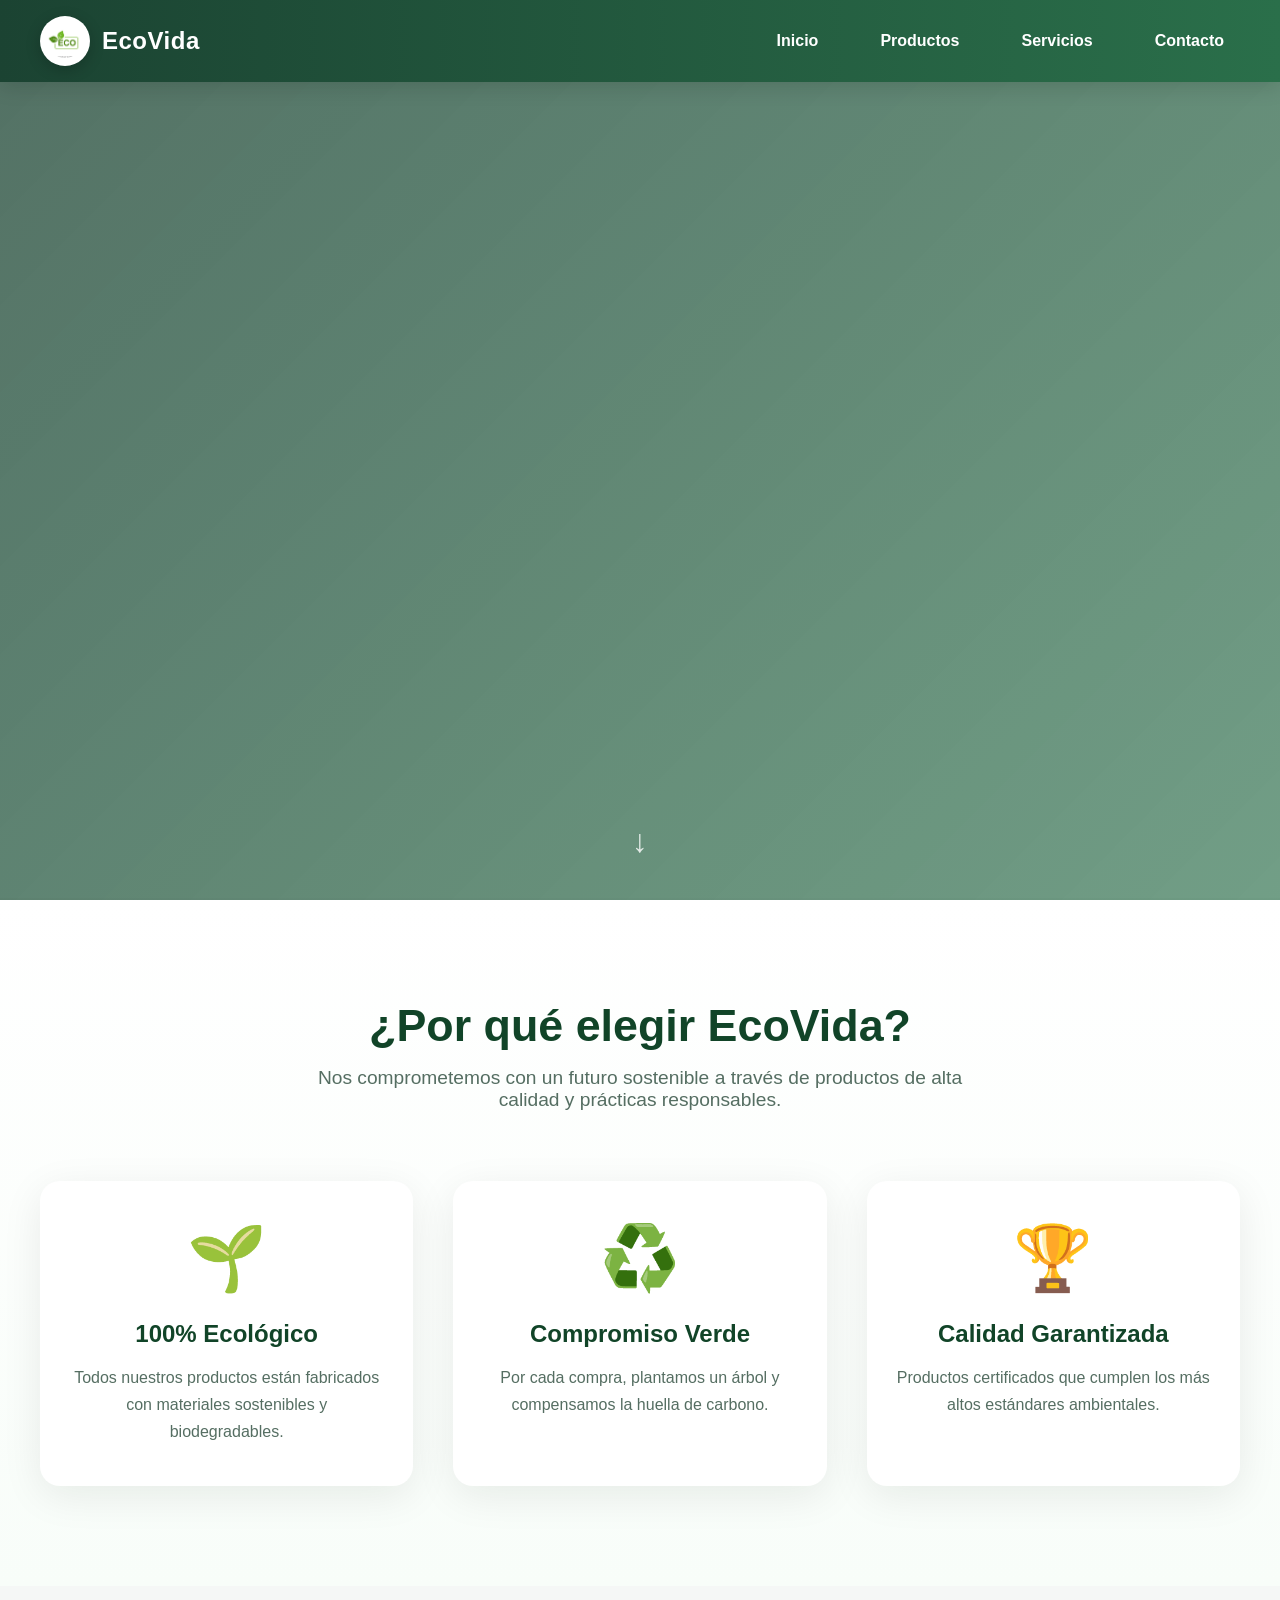
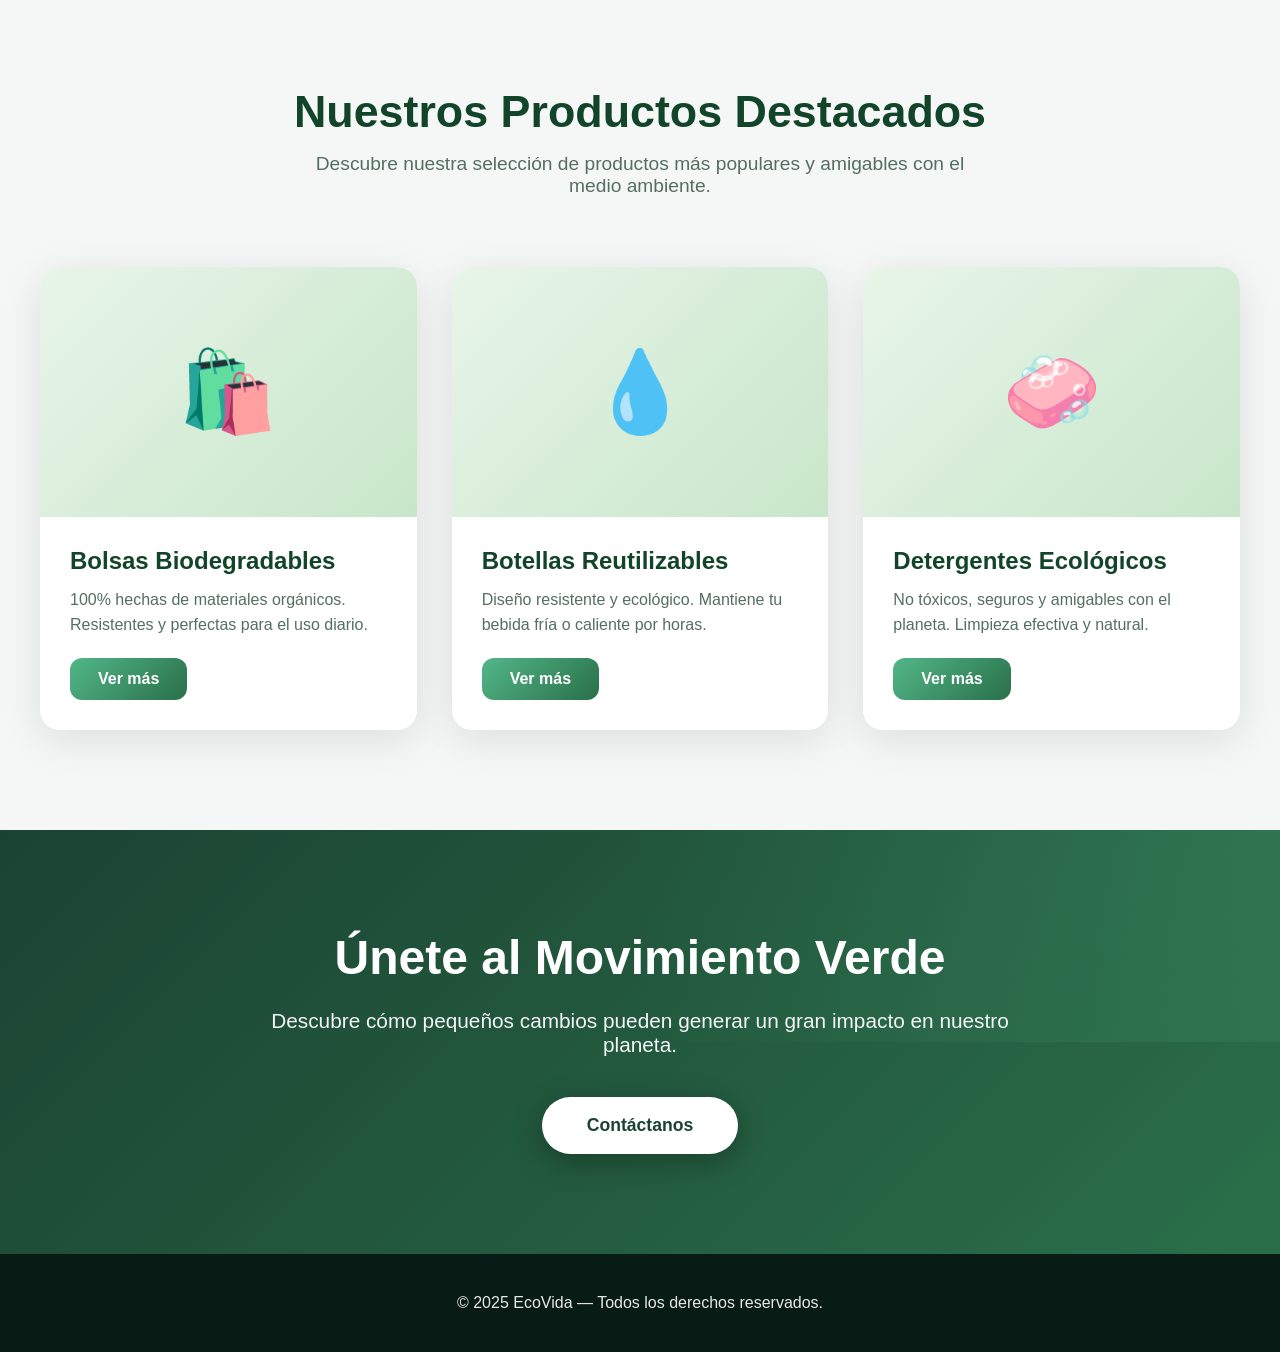
<file: index.html>
<!DOCTYPE html>
<html lang="es">
  <head>
    <meta charset="UTF-8" />
    <meta name="viewport" content="width=device-width, initial-scale=1.0" />
    <title>EcoVida - Inicio</title>
    <link rel="stylesheet" href="./css/style.css" />
  </head>

  <body>
    <!-- NAVBAR -->
    <header class="navbar">
      <a href="index.html" class="logo">
        <img src="img/logo.png" alt="EcoVida Logo" />
        <span class="logo-text">EcoVida</span>
      </a>

      <nav class="nav-links">
        <a href="index.html">Inicio</a>
        <a href="pages/productos.html">Productos</a>
        <a href="pages/servicios.html">Servicios</a>
        <a href="pages/contacto.html">Contacto</a>
      </nav>

      <button class="menu-btn">&#9776;</button>
    </header>

    <!-- HERO CON VIDEO DE YOUTUBE -->
    <section class="hero">
      <div class="youtube-background">
        <iframe
          src="https://www.youtube.com/embed/MZoYn9iyfRU?autoplay=1&mute=1&loop=1&playlist=MZoYn9iyfRU&controls=0&showinfo=0&modestbranding=1&rel=0&iv_load_policy=3&disablekb=1"
          allow="autoplay; encrypted-media"
          allowfullscreen
        >
        </iframe>
      </div>
      <div class="hero-overlay"></div>
      <div class="hero-content"></div>
      <div class="scroll-indicator"></div>
    </section>

    <!-- CARACTERÍSTICAS -->
    <section class="features">
      <div class="features-container">
        <div class="section-title">
          <h2>¿Por qué elegir EcoVida?</h2>
          <p>
            Nos comprometemos con un futuro sostenible a través de productos de
            alta calidad y prácticas responsables.
          </p>
        </div>

        <div class="features-grid">
          <div class="feature-card">
            <div class="feature-icon">🌱</div>
            <h3>100% Ecológico</h3>
            <p>
              Todos nuestros productos están fabricados con materiales
              sostenibles y biodegradables.
            </p>
          </div>

          <div class="feature-card">
            <div class="feature-icon">♻️</div>
            <h3>Compromiso Verde</h3>
            <p>
              Por cada compra, plantamos un árbol y compensamos la huella de
              carbono.
            </p>
          </div>

          <div class="feature-card">
            <div class="feature-icon">🏆</div>
            <h3>Calidad Garantizada</h3>
            <p>
              Productos certificados que cumplen los más altos estándares
              ambientales.
            </p>
          </div>
        </div>
      </div>
    </section>

    <!-- PRODUCTOS DESTACADOS -->
    <section class="destacados">
      <div class="destacados-container">
        <div class="section-title">
          <h2>Nuestros Productos Destacados</h2>
          <p>
            Descubre nuestra selección de productos más populares y amigables
            con el medio ambiente.
          </p>
        </div>

        <div class="cards">
          <div class="card">
            <div class="card-image">🛍️</div>
            <div class="card-content">
              <h3>Bolsas Biodegradables</h3>
              <p>
                100% hechas de materiales orgánicos. Resistentes y perfectas
                para el uso diario.
              </p>
              <a href="pages/productos.html" class="btn-card">Ver más</a>
            </div>
          </div>

          <div class="card">
            <div class="card-image">💧</div>
            <div class="card-content">
              <h3>Botellas Reutilizables</h3>
              <p>
                Diseño resistente y ecológico. Mantiene tu bebida fría o
                caliente por horas.
              </p>
              <a href="pages/productos.html" class="btn-card">Ver más</a>
            </div>
          </div>

          <div class="card">
            <div class="card-image">🧼</div>
            <div class="card-content">
              <h3>Detergentes Ecológicos</h3>
              <p>
                No tóxicos, seguros y amigables con el planeta. Limpieza
                efectiva y natural.
              </p>
              <a href="pages/productos.html" class="btn-card">Ver más</a>
            </div>
          </div>
        </div>
      </div>
    </section>

    <!-- CTA -->
    <section class="cta-section">
      <div class="cta-content">
        <h2>Únete al Movimiento Verde</h2>
        <p>
          Descubre cómo pequeños cambios pueden generar un gran impacto en
          nuestro planeta.
        </p>
        <a href="pages/contacto.html" class="btn-cta">Contáctanos</a>
      </div>
    </section>

    <!-- FOOTER -->
    <footer>
      <p>© 2025 EcoVida — Todos los derechos reservados.</p>
    </footer>

    <script>
      // Menú móvil
      const menuBtn = document.querySelector(".menu-btn");
      const navLinks = document.querySelector(".nav-links");

      menuBtn.addEventListener("click", () => {
        navLinks.classList.toggle("active");
      });

      // Cerrar menú al hacer clic en un enlace
      document.querySelectorAll(".nav-links a").forEach((link) => {
        link.addEventListener("click", () => {
          navLinks.classList.remove("active");
        });
      });

      // Navbar scroll effect
      window.addEventListener("scroll", () => {
        const navbar = document.querySelector(".navbar");
        if (window.scrollY > 50) {
          navbar.classList.add("scrolled");
        } else {
          navbar.classList.remove("scrolled");
        }
      });

      // Smooth scroll para el indicador
      document
        .querySelector(".scroll-indicator")
        .addEventListener("click", () => {
          document
            .querySelector(".features")
            .scrollIntoView({ behavior: "smooth" });
        });
    </script>
  </body>
</html>
</file>
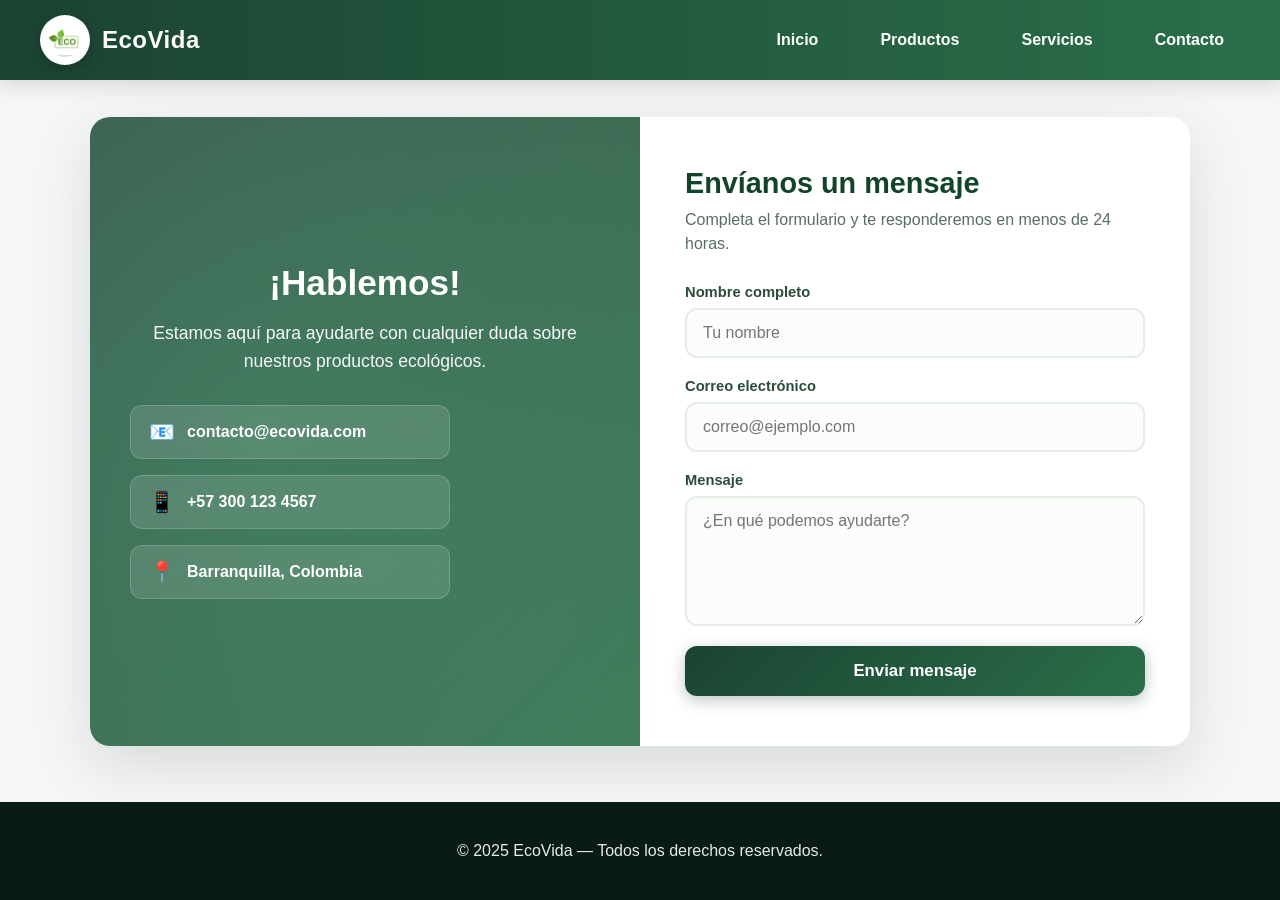
<file: pages/contacto.html>
<!DOCTYPE html>
<html lang="es">
  <head>
    <meta charset="UTF-8" />
    <meta name="viewport" content="width=device-width, initial-scale=1.0" />
    <title>Contacto - EcoVida</title>
    <link rel="stylesheet" href="../css/contacto.css" />
  </head>

  <body>
    <header class="navbar">
      <a href="../index.html" class="logo">
        <img src="../img/logo.png" alt="EcoVida Logo" />
        <span class="logo-text">EcoVida</span>
      </a>
      <nav class="nav-links">
        <a href="../index.html">Inicio</a>
        <a href="productos.html">Productos</a>
        <a href="servicios.html">Servicios</a>
        <a href="contacto.html">Contacto</a>
      </nav>
      <button class="menu-btn">&#9776;</button>
    </header>

    <section class="contact-wrapper">
      <div class="contact-container">
        <!-- Izquierda: Imagen/Info -->
        <div class="contact-left">
          <div class="contact-left-content">
            <h2>¡Hablemos!</h2>
            <p>
              Estamos aquí para ayudarte con cualquier duda sobre nuestros
              productos ecológicos.
            </p>

            <ul class="contact-info">
              <li>contacto@ecovida.com</li>
              <li>+57 300 123 4567</li>
              <li>Barranquilla, Colombia</li>
            </ul>
          </div>
        </div>

        <!-- Derecha: Formulario -->
        <div class="contact-right">
          <h3>Envíanos un mensaje</h3>
          <p class="form-desc">
            Completa el formulario y te responderemos en menos de 24 horas.
          </p>

          <form class="contact-form">
            <div class="input-group">
              <label>Nombre completo</label>
              <input type="text" placeholder="Tu nombre" required />
            </div>

            <div class="input-group">
              <label>Correo electrónico</label>
              <input type="email" placeholder="correo@ejemplo.com" required />
            </div>

            <div class="input-group">
              <label>Mensaje</label>
              <textarea
                placeholder="¿En qué podemos ayudarte?"
                required
              ></textarea>
            </div>

            <button type="submit" class="btn-form">Enviar mensaje</button>
          </form>
        </div>
      </div>
    </section>

    <footer>
      <p>© 2025 EcoVida — Todos los derechos reservados.</p>
    </footer>

    <script>
      // Menú móvil
      const menuBtn = document.querySelector(".menu-btn");
      const navLinks = document.querySelector(".nav-links");

      menuBtn.addEventListener("click", () => {
        navLinks.classList.toggle("active");
      });

      // Cerrar menú al hacer clic en un enlace
      document.querySelectorAll(".nav-links a").forEach((link) => {
        link.addEventListener("click", () => {
          navLinks.classList.remove("active");
        });
      });

      // Navbar scroll effect
      window.addEventListener("scroll", () => {
        const navbar = document.querySelector(".navbar");
        if (window.scrollY > 50) {
          navbar.classList.add("scrolled");
        } else {
          navbar.classList.remove("scrolled");
        }
      });

      // Prevenir recarga en el envío del formulario
      document
        .querySelector(".contact-form")
        .addEventListener("submit", function (e) {
          e.preventDefault();
          alert("¡Gracias! Tu mensaje ha sido enviado (simulación).");
          this.reset();
        });
    </script>
  </body>
</html>
</file>
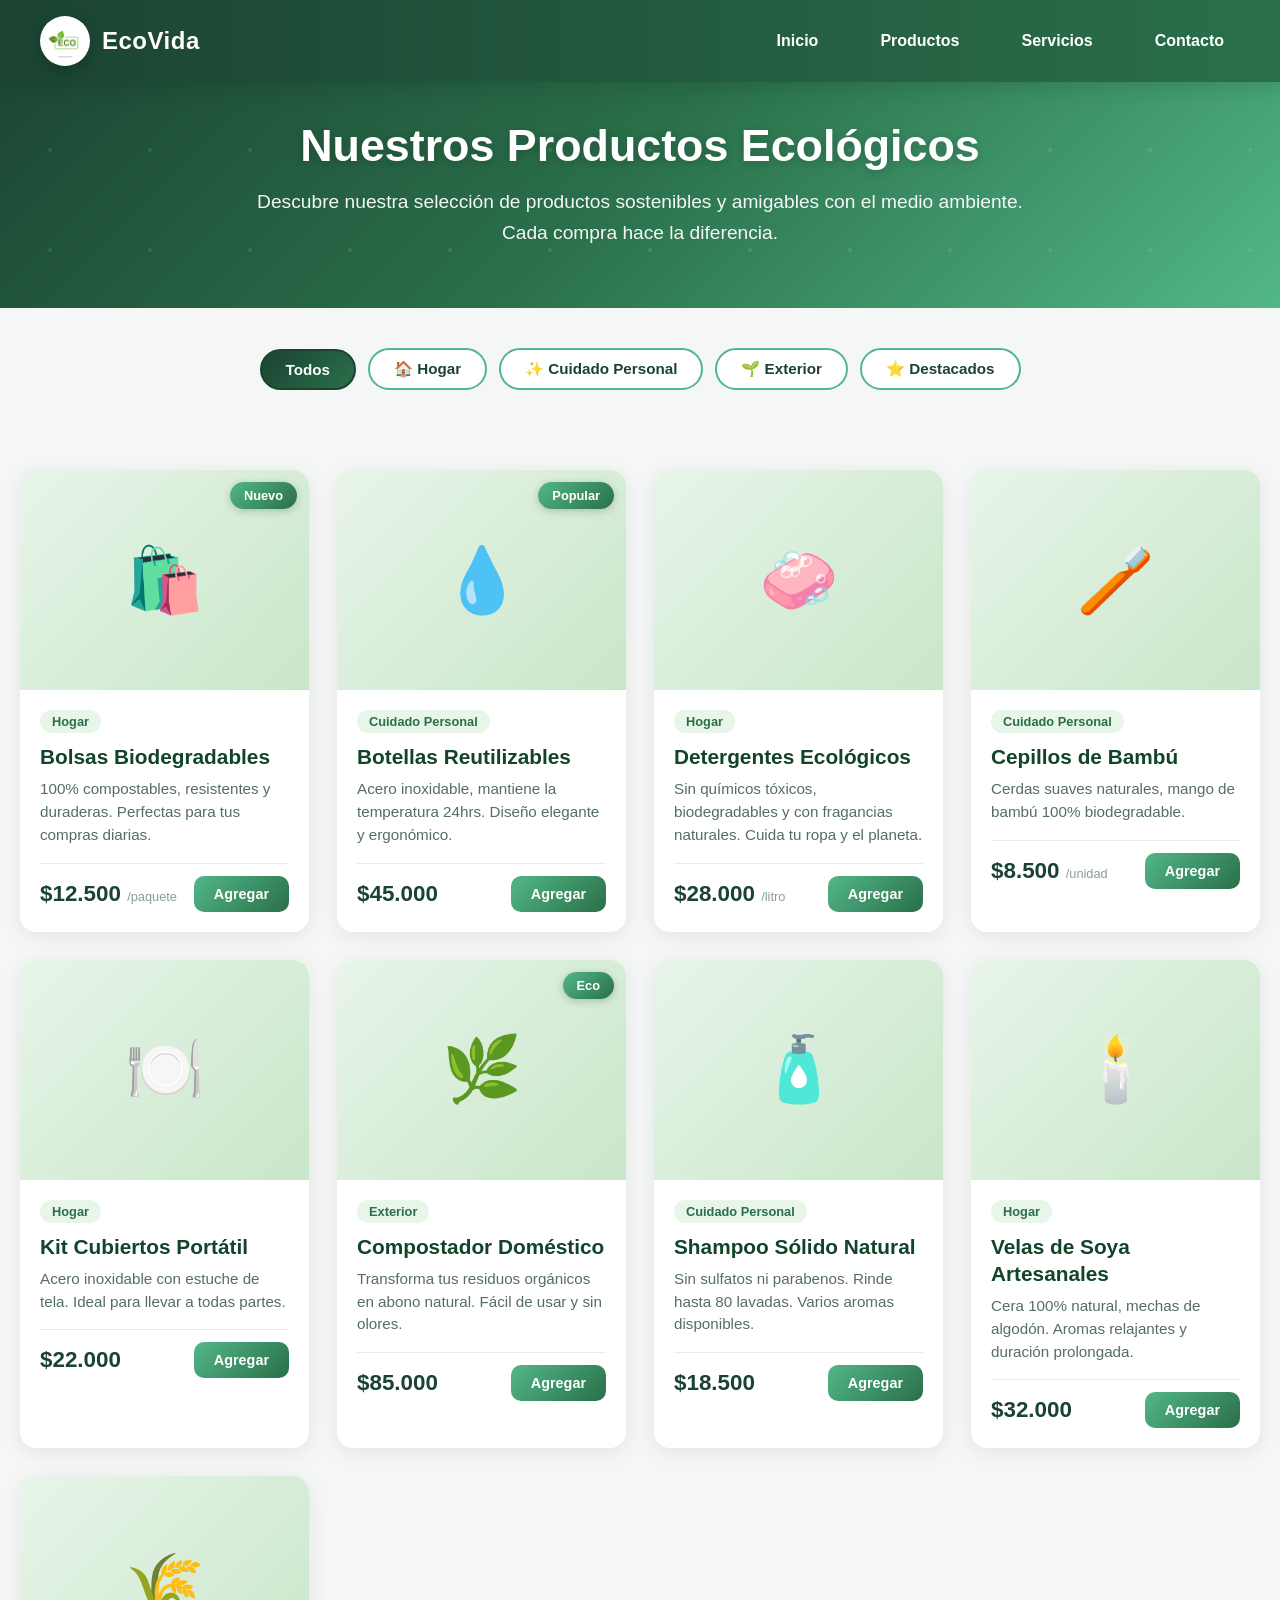
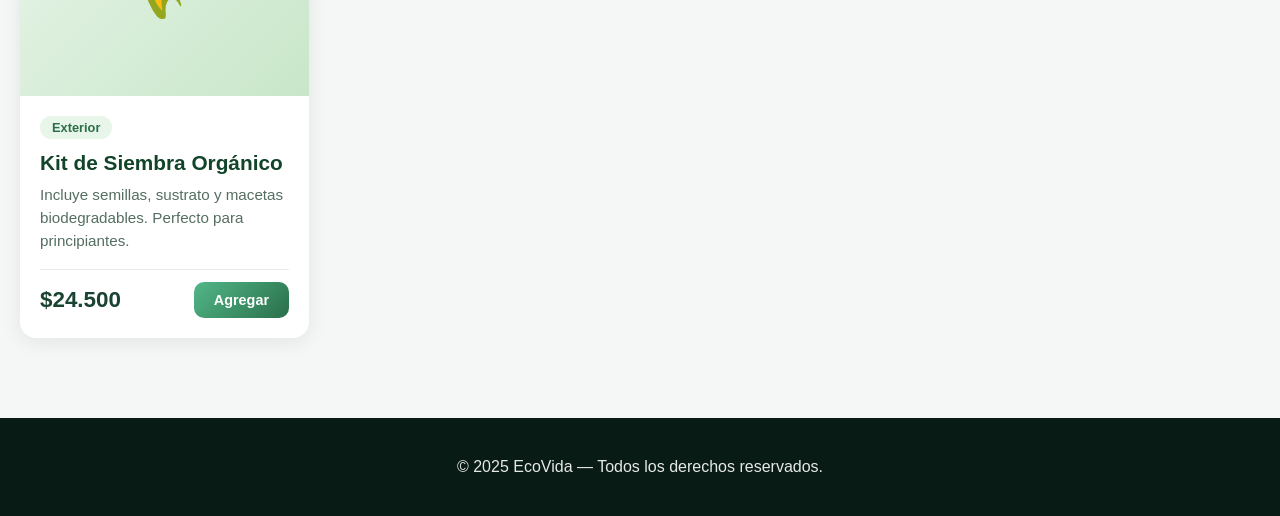
<file: pages/productos.html>
<!DOCTYPE html>
<html lang="es">
  <head>
    <meta charset="UTF-8" />
    <meta name="viewport" content="width=device-width, initial-scale=1.0" />
    <title>Productos - EcoVida</title>
    <link rel="stylesheet" href="../css/productos.css" />
  </head>

  <body>
    <header class="navbar">
      <a href="../index.html" class="logo">
        <img src="../img/logo.png" alt="EcoVida Logo" />
        <span class="logo-text">EcoVida</span>
      </a>
      <nav class="nav-links">
        <a href="../index.html">Inicio</a>
        <a href="productos.html">Productos</a>
        <a href="servicios.html">Servicios</a>
        <a href="contacto.html">Contacto</a>
      </nav>
      <button class="menu-btn">&#9776;</button>
    </header>

    <!-- HERO DE PRODUCTOS -->
    <section class="products-hero">
      <div class="products-hero-content">
        <h1>Nuestros Productos Ecológicos</h1>
        <p>
          Descubre nuestra selección de productos sostenibles y amigables con el
          medio ambiente. Cada compra hace la diferencia.
        </p>
      </div>
    </section>

    <!-- FILTROS -->
    <section class="filters-section">
      <div class="filters-container">
        <button class="filter-btn active" data-category="todos">Todos</button>
        <button class="filter-btn" data-category="hogar">🏠 Hogar</button>
        <button class="filter-btn" data-category="personal">
          ✨ Cuidado Personal
        </button>
        <button class="filter-btn" data-category="exterior">🌱 Exterior</button>
        <button class="filter-btn" data-category="destacado">
          ⭐ Destacados
        </button>
      </div>
    </section>

    <!-- PRODUCTOS -->
    <section class="products-section">
      <div class="products-grid" id="productsGrid">
        <div class="product-card" data-category="hogar destacado">
          <div class="product-image">🛍️</div>
          <span class="product-badge">Nuevo</span>
          <div class="product-content">
            <span class="product-category">Hogar</span>
            <h3>Bolsas Biodegradables</h3>
            <p>
              100% compostables, resistentes y duraderas. Perfectas para tus
              compras diarias.
            </p>
            <div class="product-footer">
              <div class="product-price">$12.500 <small>/paquete</small></div>
              <button class="btn-add">Agregar</button>
            </div>
          </div>
        </div>

        <div class="product-card" data-category="personal destacado">
          <div class="product-image">💧</div>
          <span class="product-badge">Popular</span>
          <div class="product-content">
            <span class="product-category">Cuidado Personal</span>
            <h3>Botellas Reutilizables</h3>
            <p>
              Acero inoxidable, mantiene la temperatura 24hrs. Diseño elegante y
              ergonómico.
            </p>
            <div class="product-footer">
              <div class="product-price">$45.000</div>
              <button class="btn-add">Agregar</button>
            </div>
          </div>
        </div>

        <div class="product-card" data-category="hogar">
          <div class="product-image">🧼</div>
          <div class="product-content">
            <span class="product-category">Hogar</span>
            <h3>Detergentes Ecológicos</h3>
            <p>
              Sin químicos tóxicos, biodegradables y con fragancias naturales.
              Cuida tu ropa y el planeta.
            </p>
            <div class="product-footer">
              <div class="product-price">$28.000 <small>/litro</small></div>
              <button class="btn-add">Agregar</button>
            </div>
          </div>
        </div>

        <div class="product-card" data-category="personal">
          <div class="product-image">🪥</div>
          <div class="product-content">
            <span class="product-category">Cuidado Personal</span>
            <h3>Cepillos de Bambú</h3>
            <p>Cerdas suaves naturales, mango de bambú 100% biodegradable.</p>
            <div class="product-footer">
              <div class="product-price">$8.500 <small>/unidad</small></div>
              <button class="btn-add">Agregar</button>
            </div>
          </div>
        </div>

        <div class="product-card" data-category="hogar">
          <div class="product-image">🍽️</div>
          <div class="product-content">
            <span class="product-category">Hogar</span>
            <h3>Kit Cubiertos Portátil</h3>
            <p>
              Acero inoxidable con estuche de tela. Ideal para llevar a todas
              partes.
            </p>
            <div class="product-footer">
              <div class="product-price">$22.000</div>
              <button class="btn-add">Agregar</button>
            </div>
          </div>
        </div>

        <div class="product-card" data-category="exterior destacado">
          <div class="product-image">🌿</div>
          <span class="product-badge">Eco</span>
          <div class="product-content">
            <span class="product-category">Exterior</span>
            <h3>Compostador Doméstico</h3>
            <p>
              Transforma tus residuos orgánicos en abono natural. Fácil de usar
              y sin olores.
            </p>
            <div class="product-footer">
              <div class="product-price">$85.000</div>
              <button class="btn-add">Agregar</button>
            </div>
          </div>
        </div>

        <div class="product-card" data-category="personal">
          <div class="product-image">🧴</div>
          <div class="product-content">
            <span class="product-category">Cuidado Personal</span>
            <h3>Shampoo Sólido Natural</h3>
            <p>
              Sin sulfatos ni parabenos. Rinde hasta 80 lavadas. Varios aromas
              disponibles.
            </p>
            <div class="product-footer">
              <div class="product-price">$18.500</div>
              <button class="btn-add">Agregar</button>
            </div>
          </div>
        </div>

        <div class="product-card" data-category="hogar">
          <div class="product-image">🕯️</div>
          <div class="product-content">
            <span class="product-category">Hogar</span>
            <h3>Velas de Soya Artesanales</h3>
            <p>
              Cera 100% natural, mechas de algodón. Aromas relajantes y duración
              prolongada.
            </p>
            <div class="product-footer">
              <div class="product-price">$32.000</div>
              <button class="btn-add">Agregar</button>
            </div>
          </div>
        </div>

        <div class="product-card" data-category="exterior">
          <div class="product-image">🌾</div>
          <div class="product-content">
            <span class="product-category">Exterior</span>
            <h3>Kit de Siembra Orgánico</h3>
            <p>
              Incluye semillas, sustrato y macetas biodegradables. Perfecto para
              principiantes.
            </p>
            <div class="product-footer">
              <div class="product-price">$24.500</div>
              <button class="btn-add">Agregar</button>
            </div>
          </div>
        </div>
      </div>
    </section>

    <footer>
      <p>© 2025 EcoVida — Todos los derechos reservados.</p>
    </footer>

    <script>
      // Menú móvil
      const menuBtn = document.querySelector(".menu-btn");
      const navLinks = document.querySelector(".nav-links");

      menuBtn.addEventListener("click", () => {
        navLinks.classList.toggle("active");
      });

      // Cerrar menú al hacer clic en un enlace
      document.querySelectorAll(".nav-links a").forEach((link) => {
        link.addEventListener("click", () => {
          navLinks.classList.remove("active");
        });
      });

      // Navbar scroll effect
      window.addEventListener("scroll", () => {
        const navbar = document.querySelector(".navbar");
        if (window.scrollY > 50) {
          navbar.classList.add("scrolled");
        } else {
          navbar.classList.remove("scrolled");
        }
      });

      // Sistema de filtros
      const filterBtns = document.querySelectorAll(".filter-btn");
      const productCards = document.querySelectorAll(".product-card");

      filterBtns.forEach((btn) => {
        btn.addEventListener("click", () => {
          // Actualizar botón activo
          filterBtns.forEach((b) => b.classList.remove("active"));
          btn.classList.add("active");

          const category = btn.dataset.category;

          // Filtrar productos con animación
          productCards.forEach((card) => {
            if (
              category === "todos" ||
              card.dataset.category.includes(category)
            ) {
              card.style.display = "block";
              setTimeout(() => {
                card.style.opacity = "1";
                card.style.transform = "scale(1)";
              }, 10);
            } else {
              card.style.opacity = "0";
              card.style.transform = "scale(0.9)";
              setTimeout(() => {
                card.style.display = "none";
              }, 300);
            }
          });
        });
      });

      // Botones "Agregar"
      document.querySelectorAll(".btn-add").forEach((btn) => {
        btn.addEventListener("click", (e) => {
          e.stopPropagation();
          const productName = btn
            .closest(".product-card")
            .querySelector("h3").textContent;
          btn.textContent = "✓ Agregado";
          btn.style.background = "linear-gradient(135deg, #2a6f4a, #1b4332)";

          setTimeout(() => {
            btn.textContent = "Agregar";
            btn.style.background = "linear-gradient(135deg, #52b788, #2a6f4a)";
          }, 1500);
        });
      });

      // Click en card para más detalles (opcional)
      productCards.forEach((card) => {
        card.addEventListener("click", () => {
          console.log("Ver detalles del producto");
          // Aquí puedes agregar un modal o redirección
        });
      });
    </script>
  </body>
</html>
</file>
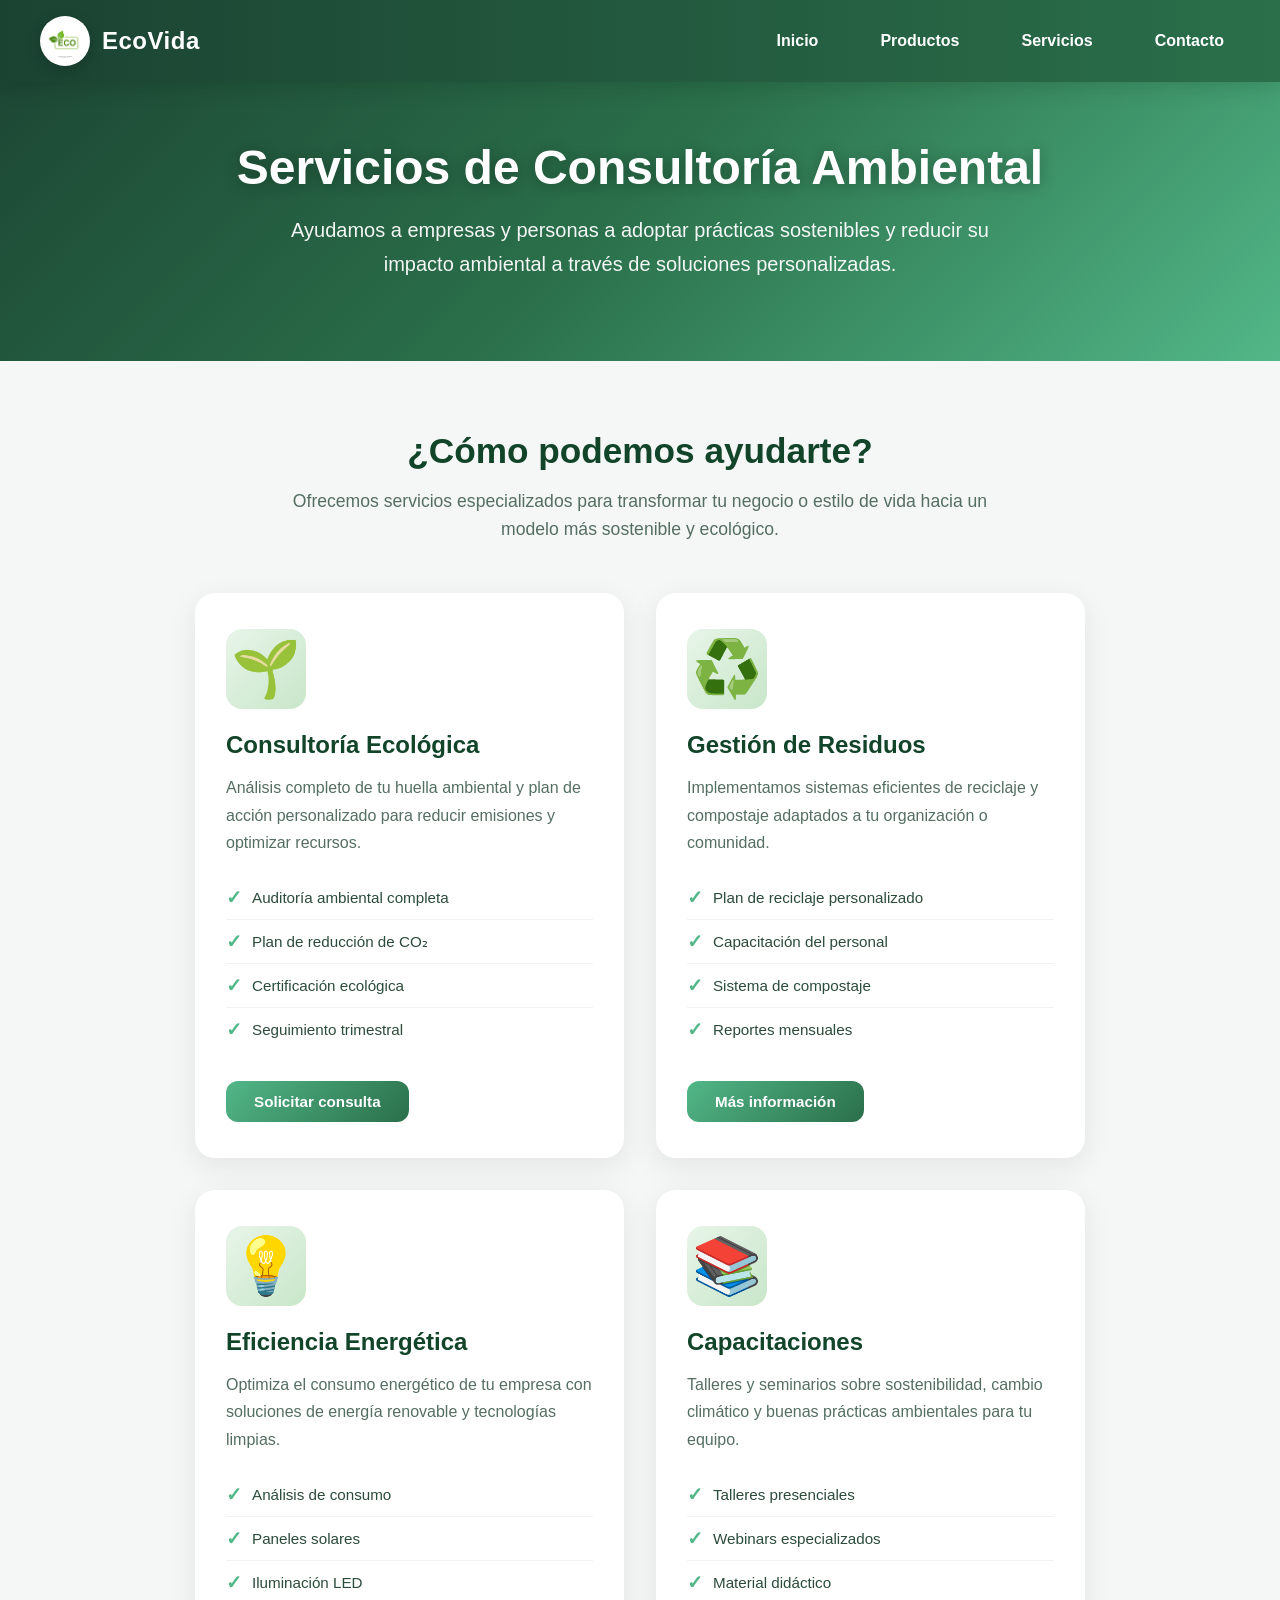
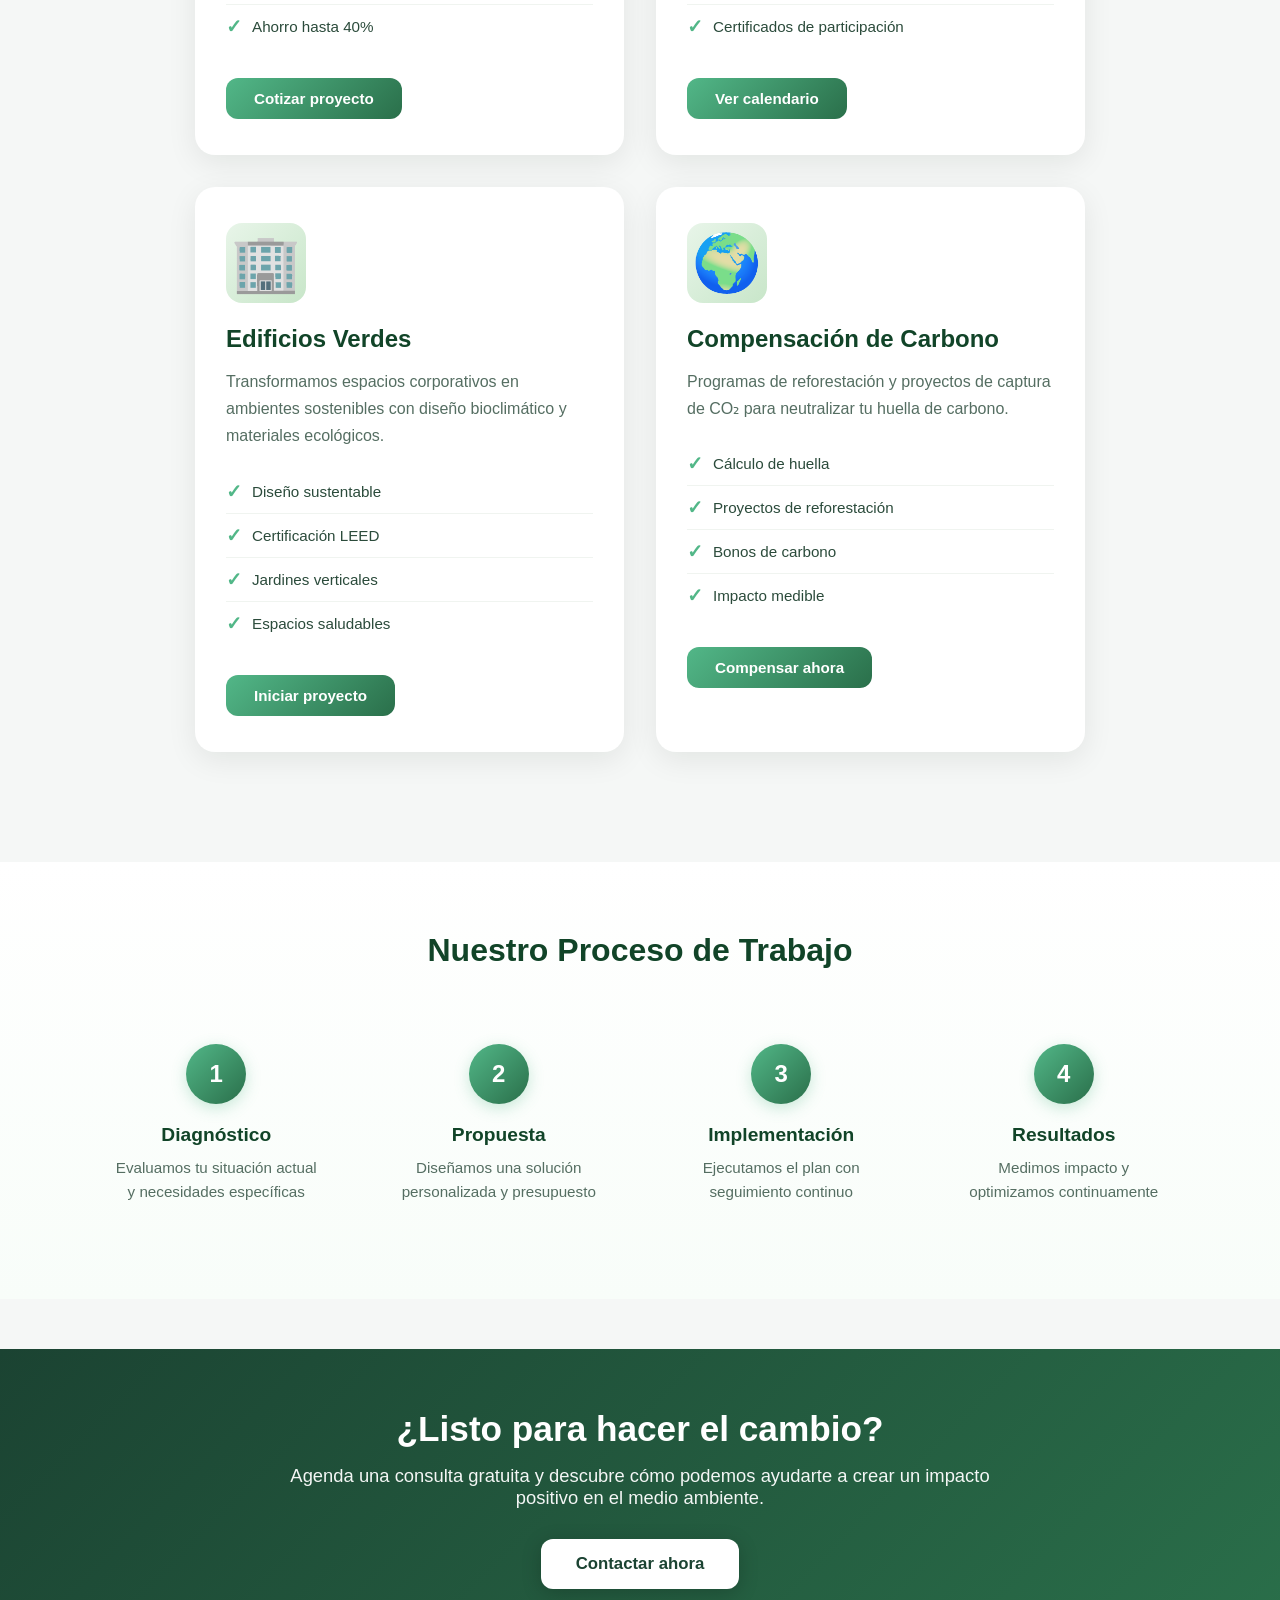
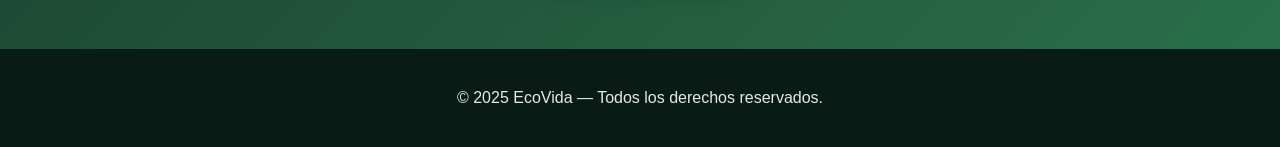
<file: pages/servicios.html>
<!DOCTYPE html>
<html lang="es">
  <head>
    <meta charset="UTF-8" />
    <meta name="viewport" content="width=device-width, initial-scale=1.0" />
    <title>Servicios - EcoVida</title>
    <link rel="stylesheet" href="../css/servicios.css" />
  </head>

  <body>
    <header class="navbar">
      <a href="../index.html" class="logo">
        <img src="../img/logo.png" alt="EcoVida Logo" />
        <span class="logo-text">EcoVida</span>
      </a>
      <nav class="nav-links">
        <a href="../index.html">Inicio</a>
        <a href="productos.html">Productos</a>
        <a href="servicios.html">Servicios</a>
        <a href="contacto.html">Contacto</a>
      </nav>
      <button class="menu-btn">&#9776;</button>
    </header>

    <!-- HERO -->
    <section class="services-hero">
      <div class="services-hero-content">
        <h1>Servicios de Consultoría Ambiental</h1>
        <p>
          Ayudamos a empresas y personas a adoptar prácticas sostenibles y
          reducir su impacto ambiental a través de soluciones personalizadas.
        </p>
      </div>
    </section>

    <!-- SERVICIOS PRINCIPALES -->
    <section class="services-section">
      <div class="section-intro">
        <h2>¿Cómo podemos ayudarte?</h2>
        <p>
          Ofrecemos servicios especializados para transformar tu negocio o
          estilo de vida hacia un modelo más sostenible y ecológico.
        </p>
      </div>

      <div class="services-grid">
        <!-- Servicio 1 -->
        <div class="service-card">
          <div class="service-icon">🌱</div>
          <h3>Consultoría Ecológica</h3>
          <p>
            Análisis completo de tu huella ambiental y plan de acción
            personalizado para reducir emisiones y optimizar recursos.
          </p>
          <ul class="service-features">
            <li>Auditoría ambiental completa</li>
            <li>Plan de reducción de CO₂</li>
            <li>Certificación ecológica</li>
            <li>Seguimiento trimestral</li>
          </ul>
          <a href="contacto.html" class="btn-service">Solicitar consulta</a>
        </div>

        <!-- Servicio 2 -->
        <div class="service-card">
          <div class="service-icon">♻️</div>
          <h3>Gestión de Residuos</h3>
          <p>
            Implementamos sistemas eficientes de reciclaje y compostaje
            adaptados a tu organización o comunidad.
          </p>
          <ul class="service-features">
            <li>Plan de reciclaje personalizado</li>
            <li>Capacitación del personal</li>
            <li>Sistema de compostaje</li>
            <li>Reportes mensuales</li>
          </ul>
          <a href="contacto.html" class="btn-service">Más información</a>
        </div>

        <!-- Servicio 3 -->
        <div class="service-card">
          <div class="service-icon">💡</div>
          <h3>Eficiencia Energética</h3>
          <p>
            Optimiza el consumo energético de tu empresa con soluciones de
            energía renovable y tecnologías limpias.
          </p>
          <ul class="service-features">
            <li>Análisis de consumo</li>
            <li>Paneles solares</li>
            <li>Iluminación LED</li>
            <li>Ahorro hasta 40%</li>
          </ul>
          <a href="contacto.html" class="btn-service">Cotizar proyecto</a>
        </div>

        <!-- Servicio 4 -->
        <div class="service-card">
          <div class="service-icon">📚</div>
          <h3>Capacitaciones</h3>
          <p>
            Talleres y seminarios sobre sostenibilidad, cambio climático y
            buenas prácticas ambientales para tu equipo.
          </p>
          <ul class="service-features">
            <li>Talleres presenciales</li>
            <li>Webinars especializados</li>
            <li>Material didáctico</li>
            <li>Certificados de participación</li>
          </ul>
          <a href="contacto.html" class="btn-service">Ver calendario</a>
        </div>

        <!-- Servicio 5 -->
        <div class="service-card">
          <div class="service-icon">🏢</div>
          <h3>Edificios Verdes</h3>
          <p>
            Transformamos espacios corporativos en ambientes sostenibles con
            diseño bioclimático y materiales ecológicos.
          </p>
          <ul class="service-features">
            <li>Diseño sustentable</li>
            <li>Certificación LEED</li>
            <li>Jardines verticales</li>
            <li>Espacios saludables</li>
          </ul>
          <a href="contacto.html" class="btn-service">Iniciar proyecto</a>
        </div>

        <!-- Servicio 6 -->
        <div class="service-card">
          <div class="service-icon">🌍</div>
          <h3>Compensación de Carbono</h3>
          <p>
            Programas de reforestación y proyectos de captura de CO₂ para
            neutralizar tu huella de carbono.
          </p>
          <ul class="service-features">
            <li>Cálculo de huella</li>
            <li>Proyectos de reforestación</li>
            <li>Bonos de carbono</li>
            <li>Impacto medible</li>
          </ul>
          <a href="contacto.html" class="btn-service">Compensar ahora</a>
        </div>
      </div>
    </section>

    <!-- PROCESO -->
    <section class="process-section">
      <div class="process-container">
        <h2 class="process-title">Nuestro Proceso de Trabajo</h2>
        <div class="process-steps">
          <div class="process-step">
            <div class="step-number">1</div>
            <h4>Diagnóstico</h4>
            <p>Evaluamos tu situación actual y necesidades específicas</p>
          </div>

          <div class="process-step">
            <div class="step-number">2</div>
            <h4>Propuesta</h4>
            <p>Diseñamos una solución personalizada y presupuesto</p>
          </div>

          <div class="process-step">
            <div class="step-number">3</div>
            <h4>Implementación</h4>
            <p>Ejecutamos el plan con seguimiento continuo</p>
          </div>

          <div class="process-step">
            <div class="step-number">4</div>
            <h4>Resultados</h4>
            <p>Medimos impacto y optimizamos continuamente</p>
          </div>
        </div>
      </div>
    </section>

    <!-- CTA FINAL -->
    <section class="cta-section">
      <div class="cta-content">
        <h2>¿Listo para hacer el cambio?</h2>
        <p>
          Agenda una consulta gratuita y descubre cómo podemos ayudarte a crear
          un impacto positivo en el medio ambiente.
        </p>
        <a href="contacto.html" class="btn-cta">Contactar ahora</a>
      </div>
    </section>

    <footer>
      <p>© 2025 EcoVida — Todos los derechos reservados.</p>
    </footer>

    <script>
      // Menú móvil
      const menuBtn = document.querySelector(".menu-btn");
      const navLinks = document.querySelector(".nav-links");

      menuBtn.addEventListener("click", () => {
        navLinks.classList.toggle("active");
      });

      // Cerrar menú al hacer clic en un enlace
      document.querySelectorAll(".nav-links a").forEach((link) => {
        link.addEventListener("click", () => {
          navLinks.classList.remove("active");
        });
      });

      // Navbar scroll effect
      window.addEventListener("scroll", () => {
        const navbar = document.querySelector(".navbar");
        if (window.scrollY > 50) {
          navbar.classList.add("scrolled");
        } else {
          navbar.classList.remove("scrolled");
        }
      });
    </script>
  </body>
</html>
</file>
<file: css/style.css>
/* RESET + TIPOGRAFÍA */
* {
  margin: 0;
  padding: 0;
  box-sizing: border-box;
}

html {
  scroll-behavior: smooth;
}

body {
  font-family: "Inter", Arial, Helvetica, sans-serif;
  -webkit-font-smoothing: antialiased;
  -moz-osx-font-smoothing: grayscale;
  background: #f5f7f6;
  color: #16321a;
  overflow-x: hidden;
}

/* NAVBAR */
.navbar {
  background: linear-gradient(90deg, #1b4332 0%, #2a6f4a 100%);
  color: #fff;
  padding: 16px 40px;
  display: flex;
  align-items: center;
  justify-content: space-between;
  position: fixed;
  top: 0;
  left: 0;
  right: 0;
  z-index: 1000;
  box-shadow: 0 4px 20px rgba(10, 20, 12, 0.15);
  transition: all 0.3s;
}

.navbar.scrolled {
  padding: 12px 40px;
  box-shadow: 0 6px 30px rgba(10, 20, 12, 0.25);
}

.logo {
  font-weight: 800;
  font-size: 1.5rem;
  letter-spacing: 0.5px;
  display: flex;
  align-items: center;
  gap: 12px;
  text-decoration: none;
  color: white;
  transition: transform 0.3s;
}

.logo:hover {
  transform: scale(1.05);
}

.logo img {
  height: 50px;
  width: 50px;
  object-fit: cover;
  border-radius: 50%;
  border: 3px solid rgba(255, 255, 255, 0.3);
  background: white;
  padding: 5px;
  box-shadow: 0 4px 15px rgba(0, 0, 0, 0.2);
  transition: all 0.3s;
}

.logo:hover img {
  border-color: rgba(255, 255, 255, 0.6);
  box-shadow: 0 6px 20px rgba(0, 0, 0, 0.3);
  transform: rotate(5deg);
}

.logo-text {
  font-size: 1.5rem;
  font-weight: 800;
}

.nav-links {
  display: flex;
  gap: 30px;
  align-items: center;
}

.nav-links a {
  color: white;
  text-decoration: none;
  font-weight: 600;
  padding: 8px 16px;
  border-radius: 8px;
  transition: all 0.25s;
  position: relative;
}

.nav-links a::after {
  content: "";
  position: absolute;
  bottom: 0;
  left: 50%;
  transform: translateX(-50%);
  width: 0;
  height: 2px;
  background: white;
  transition: width 0.3s;
}

.nav-links a:hover::after {
  width: 70%;
}

.nav-links a:hover {
  background: rgba(255, 255, 255, 0.1);
  transform: translateY(-2px);
}

.menu-btn {
  display: none;
  font-size: 1.8rem;
  cursor: pointer;
  background: none;
  border: none;
  color: white;
  padding: 8px;
}

/* HERO CON VIDEO DE YOUTUBE */
.hero {
  position: relative;
  height: 100vh;
  display: flex;
  align-items: center;
  justify-content: center;
  overflow: hidden;
  margin-top: 0;
  background: url("https://images.unsplash.com/photo-1441974231531-c6227db76b6e?w=1920&q=80")
    center/cover;
}

/* Video de YouTube como fondo */
.youtube-background {
  position: absolute;
  top: 50%;
  left: 50%;
  width: 100vw;
  height: 100vh;
  transform: translate(-50%, -50%);
  pointer-events: none;
  z-index: 1;
}

.youtube-background iframe {
  width: 100vw;
  height: 56.25vw; /* 16:9 Aspect Ratio */
  min-height: 100vh;
  min-width: 177.77vh; /* 16:9 Aspect Ratio */
  position: absolute;
  top: 50%;
  left: 50%;
  transform: translate(-50%, -50%);
}

.hero-overlay {
  position: absolute;
  top: 0;
  left: 0;
  width: 100%;
  height: 100%;
  background: linear-gradient(
    135deg,
    rgba(27, 67, 50, 0.75),
    rgba(42, 111, 74, 0.65)
  );
  z-index: 2;
}

.hero-content {
  position: relative;
  z-index: 3;
  text-align: center;
  color: white;
  max-width: 900px;
  padding: 0 30px;
  animation: fadeInUp 1s ease-out;
}

@keyframes fadeInUp {
  from {
    opacity: 0;
    transform: translateY(40px);
  }
  to {
    opacity: 1;
    transform: translateY(0);
  }
}

.hero-content h1 {
  font-size: 4rem;
  font-weight: 900;
  margin-bottom: 24px;
  text-shadow: 0 4px 20px rgba(0, 0, 0, 0.3);
  line-height: 1.2;
}

.hero-content p {
  font-size: 1.5rem;
  margin-bottom: 40px;
  opacity: 0.95;
  font-weight: 400;
  text-shadow: 0 2px 10px rgba(0, 0, 0, 0.2);
}

.btn-hero {
  display: inline-block;
  background: white;
  color: #1b4332;
  padding: 18px 45px;
  border-radius: 50px;
  text-decoration: none;
  font-weight: 700;
  font-size: 1.1rem;
  transition: all 0.3s;
  box-shadow: 0 8px 30px rgba(0, 0, 0, 0.3);
  position: relative;
  overflow: hidden;
}

.btn-hero::before {
  content: "";
  position: absolute;
  top: 50%;
  left: 50%;
  width: 0;
  height: 0;
  border-radius: 50%;
  background: rgba(82, 183, 136, 0.3);
  transform: translate(-50%, -50%);
  transition: width 0.6s, height 0.6s;
}

.btn-hero:hover::before {
  width: 300px;
  height: 300px;
}

.btn-hero:hover {
  transform: translateY(-5px);
  box-shadow: 0 12px 40px rgba(0, 0, 0, 0.4);
}

.scroll-indicator {
  position: absolute;
  bottom: 40px;
  left: 50%;
  transform: translateX(-50%);
  z-index: 3;
  animation: bounce 2s infinite;
  cursor: pointer;
}

@keyframes bounce {
  0%,
  20%,
  50%,
  80%,
  100% {
    transform: translateX(-50%) translateY(0);
  }
  40% {
    transform: translateX(-50%) translateY(-10px);
  }
  60% {
    transform: translateX(-50%) translateY(-5px);
  }
}

.scroll-indicator::before {
  content: "↓";
  font-size: 2rem;
  color: white;
  opacity: 0.8;
}

/* SECCIÓN DE CARACTERÍSTICAS */
.features {
  padding: 100px 40px;
  background: linear-gradient(180deg, #ffffff, #f8fdf9);
}

.features-container {
  max-width: 1200px;
  margin: 0 auto;
}

.section-title {
  text-align: center;
  margin-bottom: 70px;
}

.section-title h2 {
  font-size: 2.8rem;
  color: #114428;
  margin-bottom: 16px;
  font-weight: 800;
}

.section-title p {
  font-size: 1.2rem;
  color: #556e62;
  max-width: 700px;
  margin: 0 auto;
}

.features-grid {
  display: grid;
  grid-template-columns: repeat(auto-fit, minmax(280px, 1fr));
  gap: 40px;
}

.feature-card {
  text-align: center;
  padding: 40px 30px;
  background: white;
  border-radius: 20px;
  box-shadow: 0 10px 40px rgba(10, 20, 12, 0.08);
  transition: all 0.4s;
  position: relative;
  overflow: hidden;
}

.feature-card::before {
  content: "";
  position: absolute;
  top: 0;
  left: 0;
  width: 100%;
  height: 4px;
  background: linear-gradient(90deg, #52b788, #2a6f4a);
  transform: scaleX(0);
  transition: transform 0.4s;
}

.feature-card:hover {
  transform: translateY(-10px);
  box-shadow: 0 20px 60px rgba(10, 20, 12, 0.15);
}

.feature-card:hover::before {
  transform: scaleX(1);
}

.feature-icon {
  font-size: 4rem;
  margin-bottom: 24px;
  display: inline-block;
  transition: transform 0.3s;
}

.feature-card:hover .feature-icon {
  transform: scale(1.15) rotate(5deg);
}

.feature-card h3 {
  font-size: 1.5rem;
  color: #114428;
  margin-bottom: 16px;
  font-weight: 700;
}

.feature-card p {
  color: #556e62;
  line-height: 1.7;
  font-size: 1rem;
}

/* PRODUCTOS DESTACADOS */
.destacados {
  padding: 100px 40px;
  background: #f5f7f6;
}

.destacados-container {
  max-width: 1200px;
  margin: 0 auto;
}

.cards {
  display: grid;
  grid-template-columns: repeat(auto-fit, minmax(300px, 1fr));
  gap: 35px;
  margin-top: 50px;
}

.card {
  background: white;
  border-radius: 20px;
  overflow: hidden;
  box-shadow: 0 10px 40px rgba(10, 20, 12, 0.1);
  transition: all 0.4s;
  cursor: pointer;
}

.card:hover {
  transform: translateY(-12px);
  box-shadow: 0 20px 60px rgba(10, 20, 12, 0.2);
}

.card-image {
  width: 100%;
  height: 250px;
  background: linear-gradient(135deg, #e8f5e9, #c8e6c9);
  display: flex;
  align-items: center;
  justify-content: center;
  font-size: 5rem;
  position: relative;
  overflow: hidden;
}

.card-image::after {
  content: "";
  position: absolute;
  top: 0;
  left: -100%;
  width: 100%;
  height: 100%;
  background: linear-gradient(
    90deg,
    transparent,
    rgba(255, 255, 255, 0.4),
    transparent
  );
  transition: left 0.6s;
}

.card:hover .card-image::after {
  left: 100%;
}

.card-content {
  padding: 30px;
}

.card-content h3 {
  font-size: 1.5rem;
  color: #114428;
  margin-bottom: 12px;
  font-weight: 700;
}

.card-content p {
  color: #556e62;
  line-height: 1.6;
  margin-bottom: 20px;
}

.btn-card {
  display: inline-block;
  background: linear-gradient(135deg, #52b788, #2a6f4a);
  color: white;
  padding: 12px 28px;
  border-radius: 12px;
  text-decoration: none;
  font-weight: 600;
  transition: all 0.3s;
}

.btn-card:hover {
  transform: translateY(-2px);
  box-shadow: 0 6px 20px rgba(82, 183, 136, 0.4);
}

/* CTA SECTION */
.cta-section {
  padding: 100px 40px;
  background: linear-gradient(135deg, #1b4332, #2a6f4a);
  color: white;
  text-align: center;
  position: relative;
  overflow: hidden;
}

.cta-section::before {
  content: "";
  position: absolute;
  top: -50%;
  right: -50%;
  width: 100%;
  height: 100%;
  background: radial-gradient(
    circle,
    rgba(82, 183, 136, 0.2),
    transparent
  );
  animation: pulse 8s infinite;
}

@keyframes pulse {
  0%,
  100% {
    transform: scale(1);
    opacity: 0.5;
  }
  50% {
    transform: scale(1.2);
    opacity: 0.8;
  }
}

.cta-content {
  position: relative;
  z-index: 2;
  max-width: 800px;
  margin: 0 auto;
}

.cta-content h2 {
  font-size: 3rem;
  margin-bottom: 24px;
  font-weight: 800;
}

.cta-content p {
  font-size: 1.3rem;
  margin-bottom: 40px;
  opacity: 0.95;
}

.btn-cta {
  display: inline-block;
  background: white;
  color: #1b4332;
  padding: 18px 45px;
  border-radius: 50px;
  text-decoration: none;
  font-weight: 700;
  font-size: 1.1rem;
  transition: all 0.3s;
  box-shadow: 0 8px 30px rgba(0, 0, 0, 0.3);
}

.btn-cta:hover {
  transform: translateY(-5px);
  box-shadow: 0 12px 40px rgba(0, 0, 0, 0.4);
}

/* FOOTER */
footer {
  background: #081c15;
  color: #fff;
  text-align: center;
  padding: 40px 20px;
}

footer p {
  opacity: 0.9;
}

/* RESPONSIVE */
@media (max-width: 968px) {
  .navbar {
    padding: 16px 25px;
  }

  .nav-links {
    position: fixed;
    top: 70px;
    left: -100%;
    width: 100%;
    background: linear-gradient(180deg, #1b4332, #2a6f4a);
    flex-direction: column;
    padding: 30px 0;
    gap: 10px;
    transition: left 0.4s;
    box-shadow: 0 10px 30px rgba(0, 0, 0, 0.3);
  }

  .nav-links.active {
    left: 0;
  }

  .menu-btn {
    display: block;
  }

  .hero-content h1 {
    font-size: 2.5rem;
  }

  .hero-content p {
    font-size: 1.2rem;
  }

  .section-title h2 {
    font-size: 2.2rem;
  }

  .cta-content h2 {
    font-size: 2.2rem;
  }
}

@media (max-width: 600px) {
  .navbar {
    padding: 12px 20px;
  }

  .hero-content h1 {
    font-size: 2rem;
  }

  .hero-content p {
    font-size: 1rem;
  }

  .btn-hero {
    padding: 14px 35px;
    font-size: 1rem;
  }

  .features,
  .destacados,
  .cta-section {
    padding: 60px 20px;
  }

  .section-title h2 {
    font-size: 1.8rem;
  }

  .cards {
    grid-template-columns: 1fr;
  }
}
</file>
<file: css/contacto.css>
/* RESET + TIPOGRAFÍA */
* {
  margin: 0;
  padding: 0;
  box-sizing: border-box;
}

html,
body {
  height: 100%;
  font-family: "Inter", Arial, Helvetica, sans-serif;
  -webkit-font-smoothing: antialiased;
  -moz-osx-font-smoothing: grayscale;
  background: #f5f7f6;
  color: #16321a;
  display: flex;
  flex-direction: column;
}

body {
  min-height: 100vh;
}

:root {
  --header-height: 80px; /* Altura en escritorio */
}

/* NAVBAR */
.navbar {
  background: linear-gradient(90deg, #1b4332 0%, #2a6f4a 100%);
  height: var(--header-height);
  color: #fff;
  padding: 16px 40px;
  display: flex;
  align-items: center;
  justify-content: space-between;
  position: fixed;
  top: 0;
  left: 0;
  right: 0;
  z-index: 1000;
  box-shadow: 0 4px 20px rgba(10, 20, 12, 0.15);
  transition: all 0.3s;
}

.navbar.scrolled {
  padding: 12px 40px;
  box-shadow: 0 6px 30px rgba(10, 20, 12, 0.25);
}

.logo {
  font-weight: 800;
  font-size: 1.5rem;
  letter-spacing: 0.5px;
  display: flex;
  align-items: center;
  gap: 12px;
  text-decoration: none;
  color: white;
  transition: transform 0.3s;
}

.logo:hover {
  transform: scale(1.05);
}

.logo img {
  height: 50px;
  width: 50px;
  object-fit: cover;
  border-radius: 50%;
  border: 3px solid rgba(255, 255, 255, 0.3);
  background: white;
  padding: 5px;
  box-shadow: 0 4px 15px rgba(0, 0, 0, 0.2);
  transition: all 0.3s;
}

.logo:hover img {
  border-color: rgba(255, 255, 255, 0.6);
  box-shadow: 0 6px 20px rgba(0, 0, 0, 0.3);
  transform: rotate(5deg);
}

.logo-text {
  font-size: 1.5rem;
  font-weight: 800;
}

.nav-links {
  display: flex;
  gap: 30px;
  align-items: center;
}

.nav-links a {
  color: white;
  text-decoration: none;
  font-weight: 600;
  padding: 8px 16px;
  border-radius: 8px;
  transition: all 0.25s;
  position: relative;
}

.nav-links a::after {
  content: "";
  position: absolute;
  bottom: 0;
  left: 50%;
  transform: translateX(-50%);
  width: 0;
  height: 2px;
  background: white;
  transition: width 0.3s;
}

.nav-links a:hover::after {
  width: 70%;
}

.nav-links a:hover {
  background: rgba(255, 255, 255, 0.1);
  transform: translateY(-2px);
}

.menu-btn {
  display: none;
  font-size: 1.8rem;
  cursor: pointer;
  background: none;
  border: none;
  color: white;
  padding: 8px;
}

.contact-wrapper {
  padding-top: calc(var(--header-height) + 20px);
  padding-bottom: 40px;
  padding-left: 20px;
  padding-right: 20px;
  display: flex;
  justify-content: center;
  align-items: center;
  flex: 1;
}

.contact-container {
  width: 100%;
  max-width: 1100px;
  background: #ffffff;
  border-radius: 20px;
  overflow: hidden;
  display: grid;
  grid-template-columns: 1fr 1fr;
  box-shadow: 0 20px 60px rgba(5, 25, 12, 0.12);
}

/* Left: Imagen */
.contact-left {
  background: linear-gradient(
      135deg,
      rgba(27, 67, 50, 0.85),
      rgba(42, 111, 74, 0.9)
    ),
    url("https://images.unsplash.com/photo-1423666639041-f56000c27a9a?w=800")
      center/cover;
  padding: 40px;
  display: flex;
  flex-direction: column;
  justify-content: center;
  align-items: center;
  text-align: center;
  color: white;
  position: relative;
}

.contact-left::before {
  content: "";
  position: absolute;
  inset: 0;
  background: radial-gradient(
    circle at 30% 50%,
    rgba(82, 183, 136, 0.2),
    transparent
  );
  pointer-events: none;
}

.contact-left-content {
  position: relative;
  z-index: 2;
}

.contact-left h2 {
  font-size: 2.2rem;
  margin-bottom: 16px;
  color: white;
}

.contact-left p {
  font-size: 1.1rem;
  line-height: 1.6;
  color: rgba(255, 255, 255, 0.95);
  margin-bottom: 30px;
}

.contact-info {
  list-style: none;
  display: flex;
  flex-direction: column;
  gap: 16px;
  width: 100%;
  max-width: 320px;
}

.contact-info li {
  display: flex;
  align-items: center;
  gap: 12px;
  padding: 14px 18px;
  border-radius: 12px;
  background: rgba(255, 255, 255, 0.12);
  backdrop-filter: blur(10px);
  color: white;
  font-weight: 600;
  border: 1px solid rgba(255, 255, 255, 0.18);
  transition: all 0.3s;
}

.contact-info li:hover {
  background: rgba(255, 255, 255, 0.2);
  transform: translateX(5px);
}

.contact-info li::before {
  content: "📧";
  font-size: 1.3rem;
}

.contact-info li:nth-child(2)::before {
  content: "📱";
}

.contact-info li:nth-child(3)::before {
  content: "📍";
}

/* Right: Formulario */
.contact-right {
  padding: 50px 45px;
  display: flex;
  flex-direction: column;
  justify-content: center;
}

.contact-right h3 {
  font-size: 1.8rem;
  color: #114428;
  margin-bottom: 8px;
}

.form-desc {
  color: #5a6d62;
  margin-bottom: 28px;
  font-size: 1rem;
  line-height: 1.5;
}

/* Form styles */
.contact-form {
  display: flex;
  flex-direction: column;
  gap: 20px;
}

.input-group {
  display: flex;
  flex-direction: column;
}

.input-group label {
  font-size: 0.92rem;
  color: #2b4b3b;
  margin-bottom: 8px;
  font-weight: 600;
}

.contact-form input[type="text"],
.contact-form input[type="email"],
.contact-form textarea {
  padding: 14px 16px;
  border-radius: 12px;
  border: 2px solid #e6ece6;
  background: #fbfdfb;
  font-size: 1rem;
  font-family: inherit;
  transition: all 0.2s;
}

.contact-form textarea {
  min-height: 130px;
  resize: vertical;
}

.contact-form input:focus,
.contact-form textarea:focus {
  outline: none;
  border-color: #52b788;
  box-shadow: 0 6px 20px rgba(82, 183, 136, 0.15);
  transform: translateY(-2px);
}

.btn-form {
  background: linear-gradient(135deg, #1b4332, #2a6f4a);
  color: #fff;
  padding: 15px 24px;
  border-radius: 12px;
  border: none;
  cursor: pointer;
  font-weight: 700;
  font-size: 1.05rem;
  transition: all 0.25s;
  box-shadow: 0 4px 15px rgba(27, 67, 50, 0.3);
}

.btn-form:hover {
  transform: translateY(-3px);
  box-shadow: 0 8px 25px rgba(27, 67, 50, 0.4);
}

.btn-form:active {
  transform: translateY(-1px);
}

/* FOOTER */
footer {
  background: #081c15;
  color: #fff;
  text-align: center;
  padding: 40px 20px;
  margin-top: auto;
}

footer p {
  opacity: 0.9;
}


@media (max-width: 968px) {
  :root {
    --header-height: 70px; /* Ajuste para tablets */
  }

  .navbar {
    padding: 16px 25px;
  }

  .nav-links {
    position: fixed;
    top: var(--header-height);
    left: -100%;
    width: 100%;
    background: linear-gradient(180deg, #1b4332, #2a6f4a);
    flex-direction: column;
    padding: 30px 0;
    gap: 10px;
    transition: left 0.4s;
    box-shadow: 0 10px 30px rgba(0, 0, 0, 0.3);
  }

  .nav-links.active {
    left: 0;
  }

  .menu-btn {
    display: block;
  }

  .contact-container {
    grid-template-columns: 1fr;
  }
}

@media (max-width: 600px) {
  :root {
    --header-height: 60px; /* Altura real del navbar en móvil */
  }

  .navbar {
    padding: 12px 20px;
  }

  /* Ocultar imagen en móvil */
  .contact-left {
    display: none;
  }

  .contact-container {
    border-radius: 16px;
  }

  .contact-right {
    padding: 35px 25px;
  }

  .contact-right h3 {
    font-size: 1.5rem;
  }

  .form-desc {
    font-size: 0.95rem;
  }

  .contact-form input,
  .contact-form textarea {
    font-size: 16px; /* Evita zoom en iOS */
  }
}
</file>
<file: css/productos.css>
/* RESET + TIPOGRAFÍA */
* {
  margin: 0;
  padding: 0;
  box-sizing: border-box;
}

html,
body {
  min-height: 100%;
  font-family: "Inter", Arial, Helvetica, sans-serif;
  -webkit-font-smoothing: antialiased;
  -moz-osx-font-smoothing: grayscale;
  background: #f5f7f6;
  color: #16321a;
  display: flex;
  flex-direction: column;
}

body {
  min-height: 100vh;
}

/* NAVBAR */
.navbar {
  background: linear-gradient(90deg, #1b4332 0%, #2a6f4a 100%);
  color: #fff;
  padding: 16px 40px;
  display: flex;
  align-items: center;
  justify-content: space-between;
  position: fixed;
  top: 0;
  left: 0;
  right: 0;
  z-index: 1000;
  box-shadow: 0 4px 20px rgba(10, 20, 12, 0.15);
  transition: all 0.3s;
}

.navbar.scrolled {
  padding: 12px 40px;
  box-shadow: 0 6px 30px rgba(10, 20, 12, 0.25);
}

.logo {
  font-weight: 800;
  font-size: 1.5rem;
  letter-spacing: 0.5px;
  display: flex;
  align-items: center;
  gap: 12px;
  text-decoration: none;
  color: white;
  transition: transform 0.3s;
}

.logo:hover {
  transform: scale(1.05);
}

.logo img {
  height: 50px;
  width: 50px;
  object-fit: cover;
  border-radius: 50%;
  border: 3px solid rgba(255, 255, 255, 0.3);
  background: white;
  padding: 5px;
  box-shadow: 0 4px 15px rgba(0, 0, 0, 0.2);
  transition: all 0.3s;
}

.logo:hover img {
  border-color: rgba(255, 255, 255, 0.6);
  box-shadow: 0 6px 20px rgba(0, 0, 0, 0.3);
  transform: rotate(5deg);
}

.logo-text {
  font-size: 1.5rem;
  font-weight: 800;
}

.nav-links {
  display: flex;
  gap: 30px;
  align-items: center;
}

.nav-links a {
  color: white;
  text-decoration: none;
  font-weight: 600;
  padding: 8px 16px;
  border-radius: 8px;
  transition: all 0.25s;
  position: relative;
}

.nav-links a::after {
  content: "";
  position: absolute;
  bottom: 0;
  left: 50%;
  transform: translateX(-50%);
  width: 0;
  height: 2px;
  background: white;
  transition: width 0.3s;
}

.nav-links a:hover::after {
  width: 70%;
}

.nav-links a:hover {
  background: rgba(255, 255, 255, 0.1);
  transform: translateY(-2px);
}

.menu-btn {
  display: none;
  font-size: 1.8rem;
  cursor: pointer;
  background: none;
  border: none;
  color: white;
  padding: 8px;
}

/* HERO DE PRODUCTOS */
.products-hero {
  background: linear-gradient(
    135deg,
    #1b4332 0%,
    #2a6f4a 50%,
    #52b788 100%
  );
  padding: 120px 20px 60px;
  text-align: center;
  color: white;
  position: relative;
  overflow: hidden;
  margin-top: 0;
}

.products-hero::before {
  content: "";
  position: absolute;
  top: 0;
  left: 0;
  right: 0;
  bottom: 0;
  background: url('data:image/svg+xml,<svg width="100" height="100" xmlns="http://www.w3.org/2000/svg"><circle cx="50" cy="50" r="2" fill="white" opacity="0.1"/></svg>')
    repeat;
  pointer-events: none;
}

.products-hero-content {
  position: relative;
  z-index: 2;
  max-width: 800px;
  margin: 0 auto;
}

.products-hero h1 {
  font-size: 2.8rem;
  margin-bottom: 16px;
  font-weight: 800;
  text-shadow: 0 2px 10px rgba(0, 0, 0, 0.2);
}

.products-hero p {
  font-size: 1.2rem;
  opacity: 0.95;
  line-height: 1.6;
}

/* FILTROS */
.filters-section {
  padding: 40px 20px 20px;
  max-width: 1200px;
  margin: 0 auto;
}

.filters-container {
  display: flex;
  gap: 12px;
  flex-wrap: wrap;
  justify-content: center;
  align-items: center;
}

.filter-btn {
  padding: 10px 24px;
  border: 2px solid #52b788;
  background: white;
  color: #1b4332;
  border-radius: 25px;
  font-weight: 600;
  cursor: pointer;
  transition: all 0.25s;
  font-size: 0.95rem;
}

.filter-btn:hover {
  background: #f0f9f4;
  transform: translateY(-2px);
  box-shadow: 0 4px 12px rgba(82, 183, 136, 0.2);
}

.filter-btn.active {
  background: linear-gradient(135deg, #1b4332, #2a6f4a);
  color: white;
  border-color: #1b4332;
}

/* PRODUCTOS GRID */
.products-section {
  padding: 30px 20px 80px;
  max-width: 1400px;
  margin: 0 auto;
}

.products-grid {
  display: grid;
  grid-template-columns: repeat(4, 1fr);
  gap: 28px;
  margin-top: 30px;
}

.product-card {
  background: white;
  border-radius: 16px;
  overflow: hidden;
  box-shadow: 0 4px 20px rgba(10, 20, 12, 0.08);
  transition: all 0.3s;
  cursor: pointer;
  position: relative;
}

.product-card:hover {
  transform: translateY(-8px);
  box-shadow: 0 12px 35px rgba(10, 20, 12, 0.15);
}

.product-image {
  width: 100%;
  height: 220px;
  object-fit: cover;
  background: linear-gradient(135deg, #e8f5e9, #c8e6c9);
  display: flex;
  align-items: center;
  justify-content: center;
  font-size: 4rem;
  position: relative;
}

.product-badge {
  position: absolute;
  top: 12px;
  right: 12px;
  background: linear-gradient(135deg, #52b788, #2a6f4a);
  color: white;
  padding: 6px 14px;
  border-radius: 20px;
  font-size: 0.8rem;
  font-weight: 700;
  box-shadow: 0 2px 8px rgba(0, 0, 0, 0.2);
}

.product-content {
  padding: 20px;
}

.product-category {
  display: inline-block;
  background: #e8f5e9;
  color: #2a6f4a;
  padding: 4px 12px;
  border-radius: 12px;
  font-size: 0.8rem;
  font-weight: 600;
  margin-bottom: 10px;
}

.product-card h3 {
  font-size: 1.3rem;
  color: #114428;
  margin-bottom: 8px;
  line-height: 1.3;
}

.product-card p {
  color: #556e62;
  font-size: 0.95rem;
  line-height: 1.5;
  margin-bottom: 16px;
}

.product-footer {
  display: flex;
  justify-content: space-between;
  align-items: center;
  padding-top: 12px;
  border-top: 1px solid #e6ece6;
}

.product-price {
  font-size: 1.4rem;
  font-weight: 700;
  color: #1b4332;
}

.product-price small {
  font-size: 0.8rem;
  color: #889e94;
  font-weight: 500;
}

.btn-add {
  background: linear-gradient(135deg, #52b788, #2a6f4a);
  color: white;
  border: none;
  padding: 10px 20px;
  border-radius: 10px;
  font-weight: 600;
  cursor: pointer;
  transition: all 0.2s;
  font-size: 0.9rem;
}

.btn-add:hover {
  transform: scale(1.05);
  box-shadow: 0 4px 15px rgba(82, 183, 136, 0.3);
}

.btn-add:active {
  transform: scale(0.98);
}

/* FOOTER */
footer {
  background: #081c15;
  color: #fff;
  text-align: center;
  padding: 40px 20px;
  margin-top: auto;
}

footer p {
  opacity: 0.9;
}

/* RESPONSIVE */
@media (max-width: 1200px) {
  .products-grid {
    grid-template-columns: repeat(3, 1fr);
  }
}

@media (max-width: 968px) {
  .navbar {
    padding: 16px 25px;
  }

  .nav-links {
    position: fixed;
    top: 70px;
    left: -100%;
    width: 100%;
    background: linear-gradient(180deg, #1b4332, #2a6f4a);
    flex-direction: column;
    padding: 30px 0;
    gap: 10px;
    transition: left 0.4s;
    box-shadow: 0 10px 30px rgba(0, 0, 0, 0.3);
  }

  .nav-links.active {
    left: 0;
  }

  .menu-btn {
    display: block;
  }

  .products-hero {
    padding: 100px 20px 50px;
  }

  .products-hero h1 {
    font-size: 2.2rem;
  }

  .products-hero p {
    font-size: 1rem;
  }

  .products-grid {
    grid-template-columns: repeat(2, 1fr);
  }
}

@media (max-width: 600px) {
  .navbar {
    padding: 12px 20px;
  }

  .products-hero {
    padding: 80px 20px 40px;
  }

  .products-hero h1 {
    font-size: 1.8rem;
  }

  .filters-section {
    padding: 30px 15px 15px;
  }

  .filter-btn {
    padding: 8px 18px;
    font-size: 0.85rem;
  }

  .products-grid {
    grid-template-columns: 1fr;
    gap: 20px;
  }
}
</file>
<file: css/servicios.css>
/* RESET + TIPOGRAFÍA */
* {
  margin: 0;
  padding: 0;
  box-sizing: border-box;
}

html,
body {
  min-height: 100%;
  font-family: "Inter", Arial, Helvetica, sans-serif;
  -webkit-font-smoothing: antialiased;
  -moz-osx-font-smoothing: grayscale;
  background: #f5f7f6;
  color: #16321a;
  display: flex;
  flex-direction: column;
}

body {
  min-height: 100vh;
}

/* NAVBAR */
.navbar {
  background: linear-gradient(90deg, #1b4332 0%, #2a6f4a 100%);
  color: #fff;
  padding: 16px 40px;
  display: flex;
  align-items: center;
  justify-content: space-between;
  position: fixed;
  top: 0;
  left: 0;
  right: 0;
  z-index: 1000;
  box-shadow: 0 4px 20px rgba(10, 20, 12, 0.15);
  transition: all 0.3s;
}

.navbar.scrolled {
  padding: 12px 40px;
  box-shadow: 0 6px 30px rgba(10, 20, 12, 0.25);
}

.logo {
  font-weight: 800;
  font-size: 1.5rem;
  letter-spacing: 0.5px;
  display: flex;
  align-items: center;
  gap: 12px;
  text-decoration: none;
  color: white;
  transition: transform 0.3s;
}

.logo:hover {
  transform: scale(1.05);
}

.logo img {
  height: 50px;
  width: 50px;
  object-fit: cover;
  border-radius: 50%;
  border: 3px solid rgba(255, 255, 255, 0.3);
  background: white;
  padding: 5px;
  box-shadow: 0 4px 15px rgba(0, 0, 0, 0.2);
  transition: all 0.3s;
}

.logo:hover img {
  border-color: rgba(255, 255, 255, 0.6);
  box-shadow: 0 6px 20px rgba(0, 0, 0, 0.3);
  transform: rotate(5deg);
}

.logo-text {
  font-size: 1.5rem;
  font-weight: 800;
}

.nav-links {
  display: flex;
  gap: 30px;
  align-items: center;
}

.nav-links a {
  color: white;
  text-decoration: none;
  font-weight: 600;
  padding: 8px 16px;
  border-radius: 8px;
  transition: all 0.25s;
  position: relative;
}

.nav-links a::after {
  content: "";
  position: absolute;
  bottom: 0;
  left: 50%;
  transform: translateX(-50%);
  width: 0;
  height: 2px;
  background: white;
  transition: width 0.3s;
}

.nav-links a:hover::after {
  width: 70%;
}

.nav-links a:hover {
  background: rgba(255, 255, 255, 0.1);
  transform: translateY(-2px);
}

.menu-btn {
  display: none;
  font-size: 1.8rem;
  cursor: pointer;
  background: none;
  border: none;
  color: white;
  padding: 8px;
}

/* HERO DE SERVICIOS */
.services-hero {
  background: linear-gradient(135deg, #1b4332 0%, #2a6f4a 50%, #52b788 100%);
  padding: 140px 20px 80px;
  text-align: center;
  color: white;
  position: relative;
  overflow: hidden;
  margin-top: 0;
}

.services-hero-content {
  position: relative;
  z-index: 2;
  max-width: 900px;
  margin: 0 auto;
}

.services-hero h1 {
  font-size: 3rem;
  margin-bottom: 18px;
  font-weight: 800;
  text-shadow: 0 2px 15px rgba(0, 0, 0, 0.3);
}

.services-hero p {
  font-size: 1.25rem;
  opacity: 0.95;
  line-height: 1.7;
  max-width: 700px;
  margin: 0 auto;
}

/* SECCIÓN DE SERVICIOS */
.services-section {
  padding: 70px 20px;
  max-width: 1200px;
  margin: 0 auto;
  flex: 1;
}

.section-intro {
  text-align: center;
  max-width: 750px;
  margin: 0 auto 50px;
}

.section-intro h2 {
  font-size: 2.2rem;
  color: #114428;
  margin-bottom: 16px;
}

.section-intro p {
  font-size: 1.1rem;
  color: #556e62;
  line-height: 1.6;
}

/* GRID DE SERVICIOS */
.services-grid {
  display: grid;
  grid-template-columns: repeat(auto-fit, minmax(320px, 1fr));
  gap: 32px;
  margin-top: 40px;
}

.service-card {
  background: white;
  border-radius: 20px;
  padding: 35px 30px;
  box-shadow: 0 8px 30px rgba(10, 20, 12, 0.08);
  transition: all 0.35s cubic-bezier(0.4, 0, 0.2, 1);
  position: relative;
  overflow: hidden;
  border: 1px solid transparent;
}

.service-card::before {
  content: "";
  position: absolute;
  top: 0;
  left: 0;
  width: 100%;
  height: 5px;
  background: linear-gradient(90deg, #52b788, #2a6f4a);
  transform: scaleX(0);
  transform-origin: left;
  transition: transform 0.4s;
}

.service-card:hover {
  transform: translateY(-10px);
  box-shadow: 0 20px 50px rgba(10, 20, 12, 0.15);
  border-color: #52b78820;
}

.service-card:hover::before {
  transform: scaleX(1);
}

.service-icon {
  font-size: 3.5rem;
  margin-bottom: 20px;
  display: inline-block;
  background: linear-gradient(135deg, #e8f5e9, #c8e6c9);
  width: 80px;
  height: 80px;
  display: flex;
  align-items: center;
  justify-content: center;
  border-radius: 16px;
  transition: transform 0.3s;
}

.service-card:hover .service-icon {
  transform: scale(1.1) rotate(5deg);
}

.service-card h3 {
  font-size: 1.5rem;
  color: #114428;
  margin-bottom: 14px;
  line-height: 1.3;
}

.service-card p {
  color: #556e62;
  font-size: 1rem;
  line-height: 1.7;
  margin-bottom: 20px;
}

.service-features {
  list-style: none;
  padding: 0;
  margin: 20px 0;
}

.service-features li {
  padding: 10px 0;
  color: #2b4b3b;
  font-size: 0.95rem;
  display: flex;
  align-items: center;
  gap: 10px;
  border-bottom: 1px solid #f0f4f0;
}

.service-features li:last-child {
  border-bottom: none;
}

.service-features li::before {
  content: "✓";
  color: #52b788;
  font-weight: bold;
  font-size: 1.2rem;
  flex-shrink: 0;
}

.btn-service {
  display: inline-block;
  background: linear-gradient(135deg, #52b788, #2a6f4a);
  color: white;
  padding: 12px 28px;
  border-radius: 12px;
  text-decoration: none;
  font-weight: 600;
  transition: all 0.25s;
  border: none;
  cursor: pointer;
  font-size: 0.95rem;
  margin-top: 10px;
}

.btn-service:hover {
  transform: translateY(-2px);
  box-shadow: 0 8px 20px rgba(82, 183, 136, 0.3);
}

/* PROCESO */
.process-section {
  background: linear-gradient(180deg, #ffffff, #f8fdf9);
  padding: 70px 20px;
  margin-top: 40px;
}

.process-container {
  max-width: 1100px;
  margin: 0 auto;
}

.process-title {
  text-align: center;
  font-size: 2rem;
  color: #114428;
  margin-bottom: 50px;
}

.process-steps {
  display: grid;
  grid-template-columns: repeat(auto-fit, minmax(220px, 1fr));
  gap: 30px;
}

.process-step {
  text-align: center;
  padding: 25px;
  position: relative;
}

.step-number {
  width: 60px;
  height: 60px;
  background: linear-gradient(135deg, #52b788, #2a6f4a);
  color: white;
  border-radius: 50%;
  display: flex;
  align-items: center;
  justify-content: center;
  font-size: 1.5rem;
  font-weight: 700;
  margin: 0 auto 20px;
  box-shadow: 0 4px 15px rgba(82, 183, 136, 0.3);
}

.process-step h4 {
  font-size: 1.2rem;
  color: #114428;
  margin-bottom: 10px;
}

.process-step p {
  color: #556e62;
  font-size: 0.95rem;
  line-height: 1.6;
}

/* CTA FINAL */
.cta-section {
  background: linear-gradient(135deg, #1b4332, #2a6f4a);
  padding: 60px 20px;
  text-align: center;
  color: white;
  margin-top: 50px;
}

.cta-content {
  max-width: 700px;
  margin: 0 auto;
}

.cta-content h2 {
  font-size: 2.2rem;
  margin-bottom: 16px;
  color: white;
}

.cta-content p {
  font-size: 1.15rem;
  margin-bottom: 30px;
  opacity: 0.95;
}

.btn-cta {
  display: inline-block;
  background: white;
  color: #1b4332;
  padding: 15px 35px;
  border-radius: 12px;
  text-decoration: none;
  font-weight: 700;
  font-size: 1.05rem;
  transition: all 0.25s;
  box-shadow: 0 4px 20px rgba(0, 0, 0, 0.2);
}

.btn-cta:hover {
  transform: translateY(-3px);
  box-shadow: 0 8px 30px rgba(0, 0, 0, 0.3);
}

/* FOOTER */
footer {
  background: #081c15;
  color: #fff;
  text-align: center;
  padding: 40px 20px;
  margin-top: auto;
}

footer p {
  opacity: 0.9;
}

/* RESPONSIVE */
@media (max-width: 968px) {
  .navbar {
    padding: 16px 25px;
  }

  .nav-links {
    position: fixed;
    top: 70px;
    left: -100%;
    width: 100%;
    background: linear-gradient(180deg, #1b4332, #2a6f4a);
    flex-direction: column;
    padding: 30px 0;
    gap: 10px;
    transition: left 0.4s;
    box-shadow: 0 10px 30px rgba(0, 0, 0, 0.3);
  }

  .nav-links.active {
    left: 0;
  }

  .menu-btn {
    display: block;
  }

  .services-hero {
    padding: 120px 20px 70px;
  }

  .services-hero h1 {
    font-size: 2.2rem;
  }

  .services-hero p {
    font-size: 1.05rem;
  }

  .section-intro h2 {
    font-size: 1.8rem;
  }

  .services-grid {
    grid-template-columns: 1fr;
    gap: 24px;
  }

  .process-steps {
    grid-template-columns: 1fr;
  }

  .cta-content h2 {
    font-size: 1.8rem;
  }
}

@media (max-width: 600px) {
  .navbar {
    padding: 12px 20px;
  }

  .services-hero {
    padding: 100px 20px 60px;
  }

  .services-hero h1 {
    font-size: 1.8rem;
  }

  .services-section {
    padding: 50px 15px;
  }

  .service-card {
    padding: 28px 22px;
  }
}
</file>
